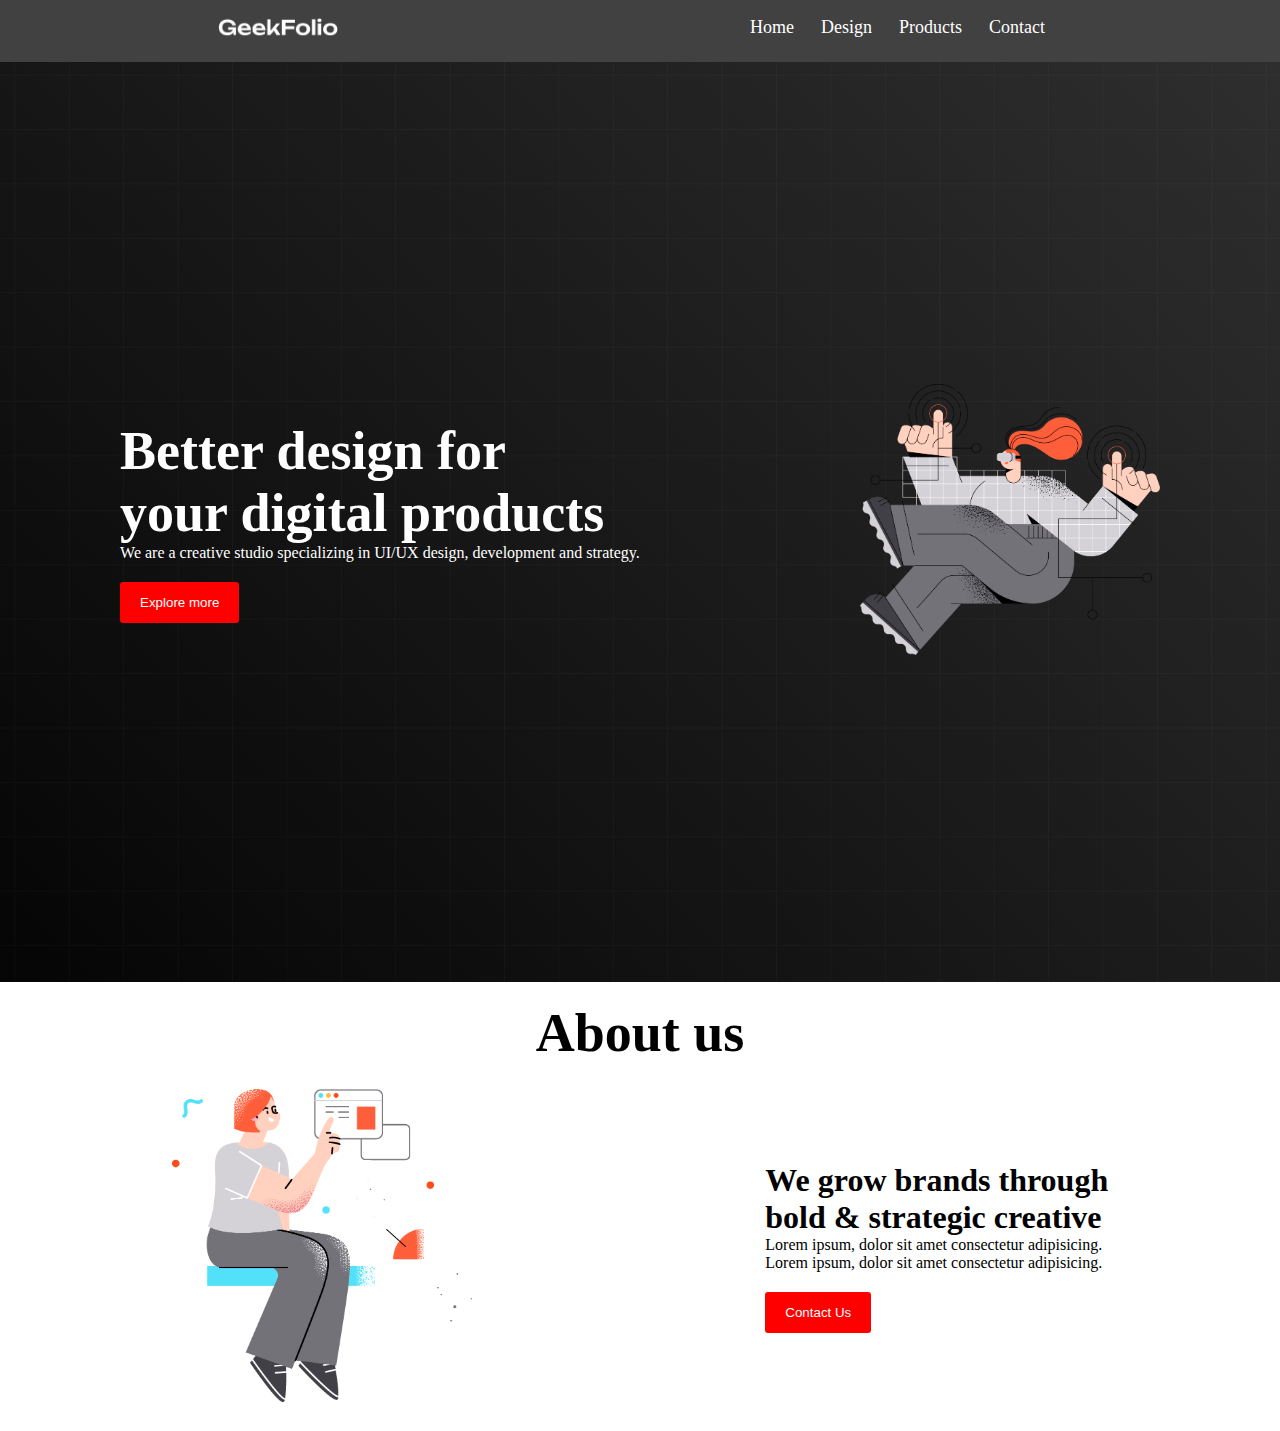
<file: index.html>
<!DOCTYPE html>
<html lang="en">
<head>
    <meta charset="UTF-8">
<meta name="viewport" content="width=device-width, initial-scale=1.0">
    <title>Digital Products</title>
    <link rel="stylesheet" href="test.css">
</head>
<body>
    <header>
        <section>
            <nav>
                <div class="menu-container">
                    <div class="logo"><img class="logo-photo" src="./images/logo-light.png" alt=""></div>
                    <div class="menus">
                        <li class="item">Home</li>
                        <li class="item">Design</li>
                        <li class="item">Products</li>
                        <li class="item">Contact</li>
                    </div>
                </div>
            </nav>
        </section>
    </header>
    <main>
        <Section>
            <div class="banner-container">

                <div  class="banner-text">
                <h1 class="title">Better design for <br>
                    your digital products</h1>
                <p class="description">We are a creative studio specializing in UI/UX design, development and strategy.</p>
                <button class="btn">Explore more</button>
            </div>
            
            <div class="banner-photo">
                <img  class="banner-img" src="./images/banner.png" alt=""></div>
            
        </div>
        </Section>
        <section>
            <h1 class="title about-title">About us</h1>
            <div class="about-container">                
                <div class="about-info">
                    <h1 >We grow brands through <br>
                    bold & strategic creative</h1>
                    <p>Lorem ipsum, dolor sit amet consectetur adipisicing.</p>
            <p>Lorem ipsum, dolor sit amet consectetur adipisicing.</p> 
                    <button class="btn">Contact Us</button>

                </div>
                <div  class="about-photo">
                    <img class="banner-img" src="./images/section.png" alt="Banner Photo">
                </div>
            </div>
        </section>
        <section>
            
        </section>
    </main>
    <footer></footer>
    
</body>
</html>
</file>
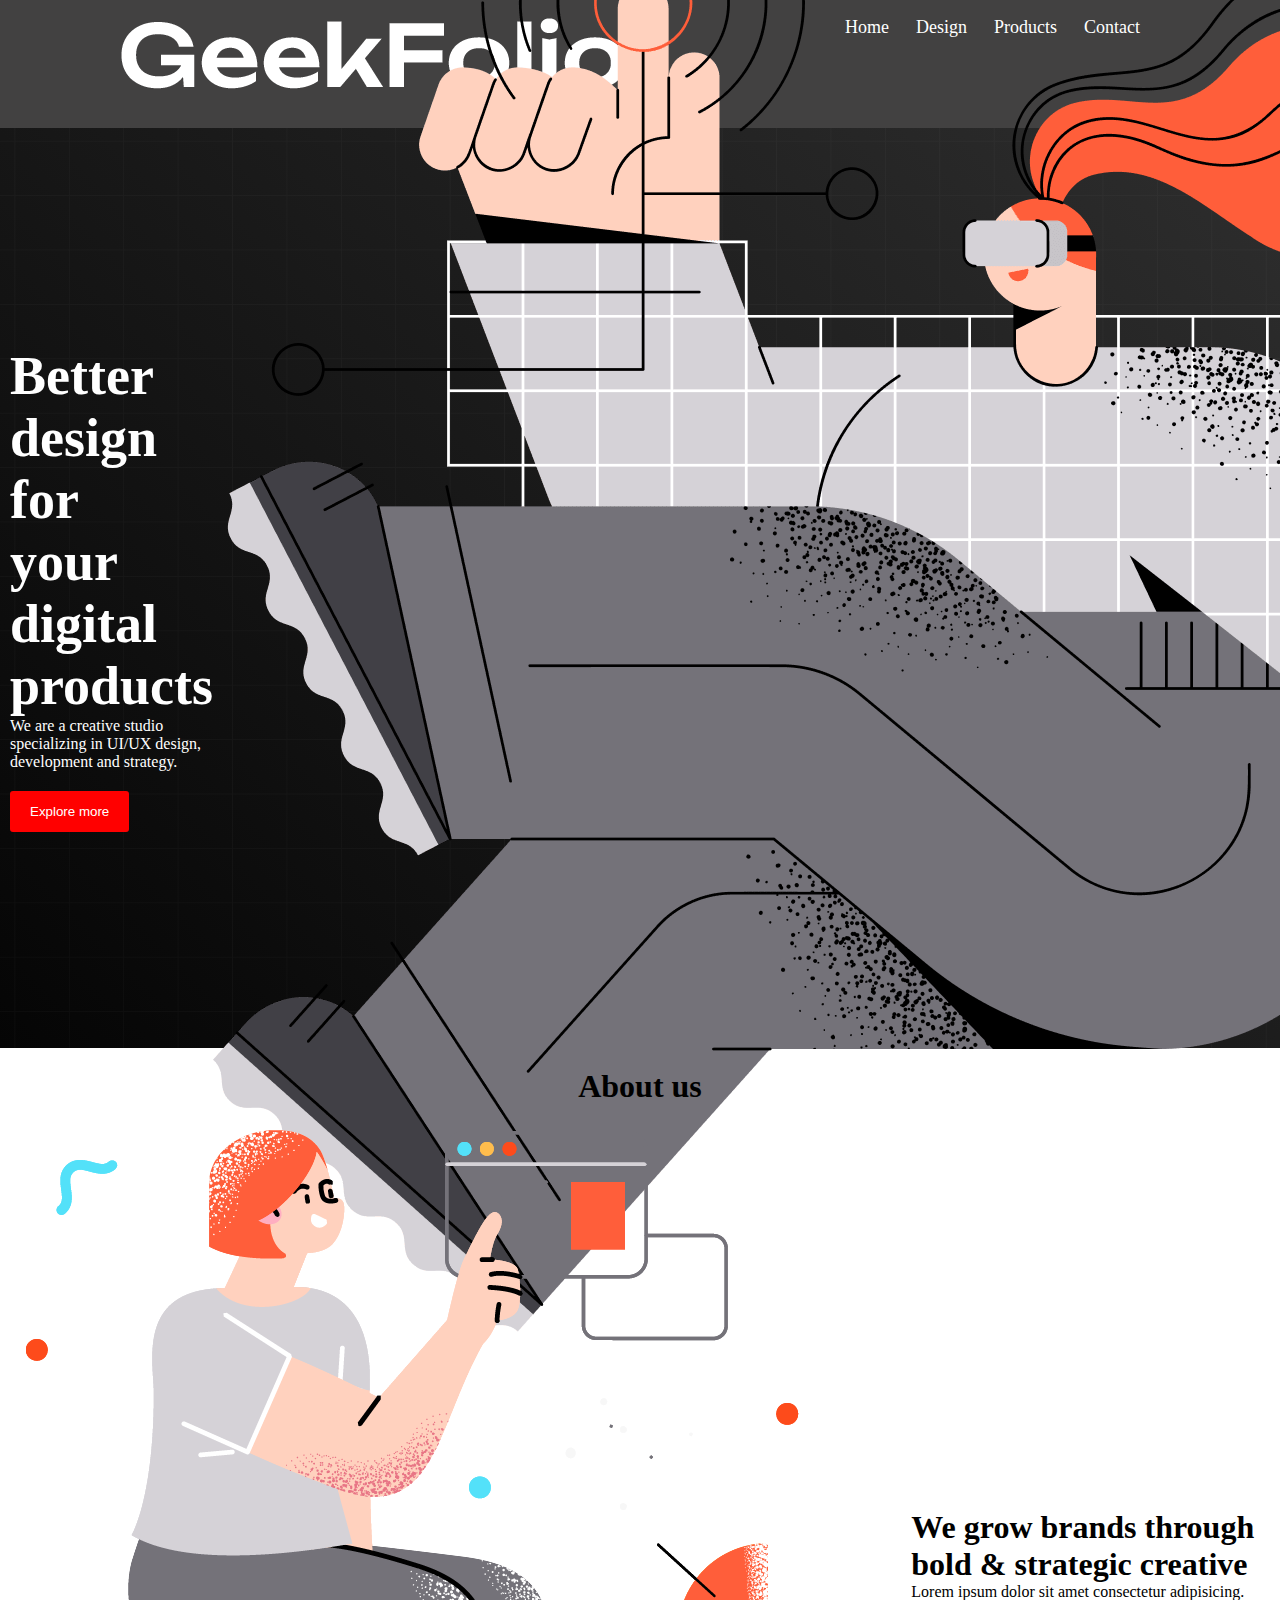
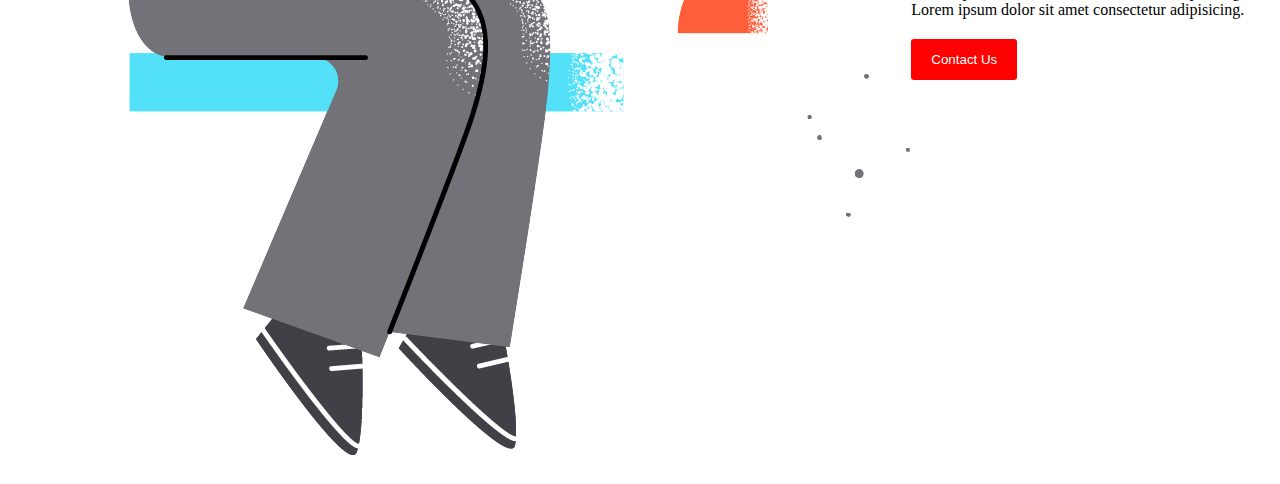
<file: indext.html>
<!DOCTYPE html>
<html lang="en">
<head>
    <meta charset="UTF-8">
<meta name="viewport" content="width=device-width, initial-scale=1.0">
    <title>Digital Products</title>
    <link rel="stylesheet" href="test.css">
</head>
<body>
    <header>
        <section>
            <nav>
                <div class="menu-container">
                    <div class="logo"><img class="logo-pic" src="/images/logo-light.png" alt=""></div>
                    <div class="menus">
                        <li class="item">Home</li>
                        <li class="item">Design</li>
                        <li class="item">Products</li>
                        <li class="item">Contact</li>
                    </div>
                </div>
            </nav>
        </section>
    </header>
    <main>
        <Section>
            <div class="banner-container">

                <div class="banner-description">
                <h1 class="title">Better design for <br>
                    your digital products</h1>
                <p class="description">We are a creative studio specializing in UI/UX design, development and strategy.</p>
                <button class="btn">Explore more</button>
            </div>
            
            <div class="banner-pic"><img src="/images/banner.png" alt=""></div>
            
        </div>
        </Section>
        <section>
            <h1 class="about-title">About us</h1>
            <div class="about-container">                
                <div class="about-info">
                    <h1 >We grow brands through <br>
                    bold & strategic creative</h1>
                    <p>Lorem ipsum dolor sit amet consectetur adipisicing. <br>
                    Lorem ipsum dolor sit amet consectetur adipisicing.</p> 
                    <button class="btn">Contact Us</button>

                </div>
                <div class="about-pic">
                    <img class="banner-pic" src="/images/section.png" alt="Banner Photo">
                </div>
            </div>
        </section>
    </main>
    <footer></footer>
    
</body>
</html>
</file>
<file: test.css>
*{
    margin: 0px;
    padding: 0px;
}

.menu-container{
    display:flex;
    justify-content:space-around;
    background-color: #424141;
    color: white;
    padding: 12px;
}
.menus{
    display: flex;
    list-style: none;
}
.item{
    margin-right:17px;
    padding: 5px;
    font-size: 18px;
}
.logo-photo{
    width:100px;
    padding: 5px;
}
.logo-photo{
    width: 120px;
}
.banner-container{
display: flex;
justify-content:space-around;
padding: 10px;
/* margin-top: 40px; */
align-items: center;
height:100vh;
background-image: url("./images/background.png"),linear-gradient(45deg, rgb(5, 5, 5), #2e2e2e);
color: white;
background-repeat: no-repeat;
background-position: center;
background-size: cover;

/* background-blend-mode: overlay; */
}
.banner-img{
    width: 300px;
}

.title{
font-size:54px;
font-weight: bold;

}

.descriptions{
    font-size: 18px;
    margin-top:15px
}
.btn{
    margin-top: 20px;
    padding: 13px 20px;
    outline: none;
    background-color: red;
    border-radius: 3px;
    border: none;
    color: white;
}
.about-container{
    display: flex;
    justify-content: space-around;
    align-items: center;
    flex-direction: row-reverse;
    margin:15px;
    padding: 10px;
}
.about-title{
    text-align: center;
    padding-top:20px;
}
</file>
